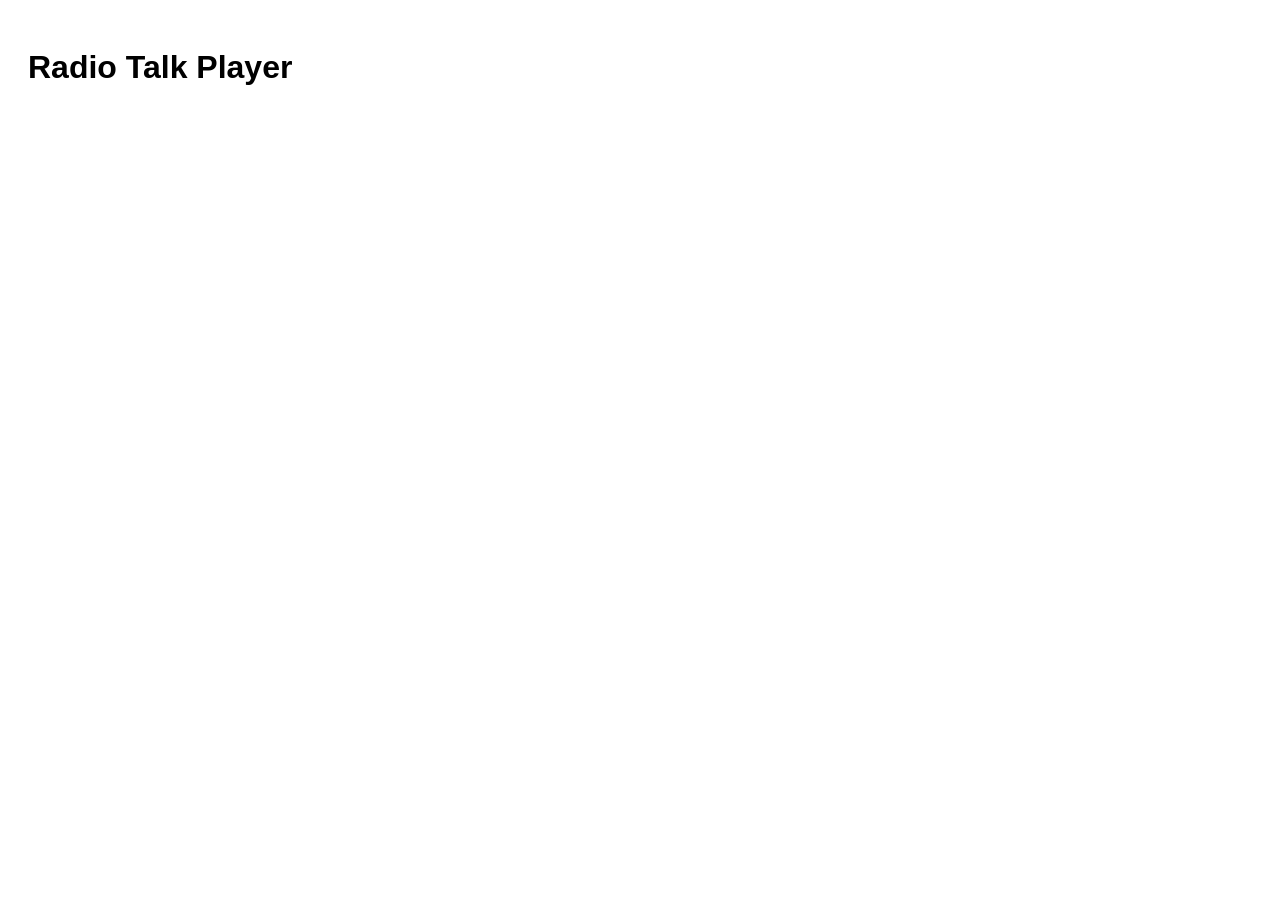
<file: audio.html>
<!-- @format -->
<!DOCTYPE html>
<html>
	<head>
		<title>Radio Talk Player</title>
		<style>
			body {
				font-family: Arial, sans-serif;
				padding: 20px;
			}
			.audio-item {
				margin-bottom: 15px;
				padding: 10px;
				border: 1px solid #ccc;
				border-radius: 8px;
			}
			button {
				padding: 6px 14px;
				border: none;
				border-radius: 6px;
				background: #007bff;
				color: white;
				cursor: pointer;
			}
			button:hover {
				background: #0056b3;
			}
		</style>
	</head>
	<body>
		<h1>Radio Talk Player</h1>
		<div id="audioList"></div>

		<script>
			let currentAudio = null; // store currently playing audio
			let currentButton = null; // store the button of that audio

			async function loadAudio() {
				const res = await fetch("http://localhost:4000/api/audio");
				const data = await res.json();

				const container = document.getElementById("audioList");
				container.innerHTML = data
					.map(
						(item, index) => `
            <div class="audio-item">
              <p>Audio ${index + 1}</p>
              <button data-url="${item.audio_url}">Play</button>
            </div>
          `
					)
					.join("");

				document
					.querySelectorAll("button[data-url]")
					.forEach((btn) => {
						btn.addEventListener("click", () => handlePlay(btn));
					});
			}

			function handlePlay(button) {
				const url = button.getAttribute("data-url");

				// Stop previously playing audio if another is clicked
				if (currentAudio && !currentAudio.paused) {
					currentAudio.pause();
					currentAudio.currentTime = 0;
					if (currentButton) currentButton.textContent = "Play";
				}

				// Create a new audio element
				currentAudio = new Audio(url);
				currentButton = button;

				currentAudio.play();
				button.textContent = "Pause";

				// When the audio ends, reset button text
				currentAudio.addEventListener("ended", () => {
					button.textContent = "Play";
				});

				// Toggle play/pause when clicking the same button
				button.onclick = () => {
					if (currentAudio.paused) {
						currentAudio.play();
						button.textContent = "Pause";
					} else {
						currentAudio.pause();
						button.textContent = "Play";
					}
				};
			}

			loadAudio();
		</script>
	</body>
</html>
</file>
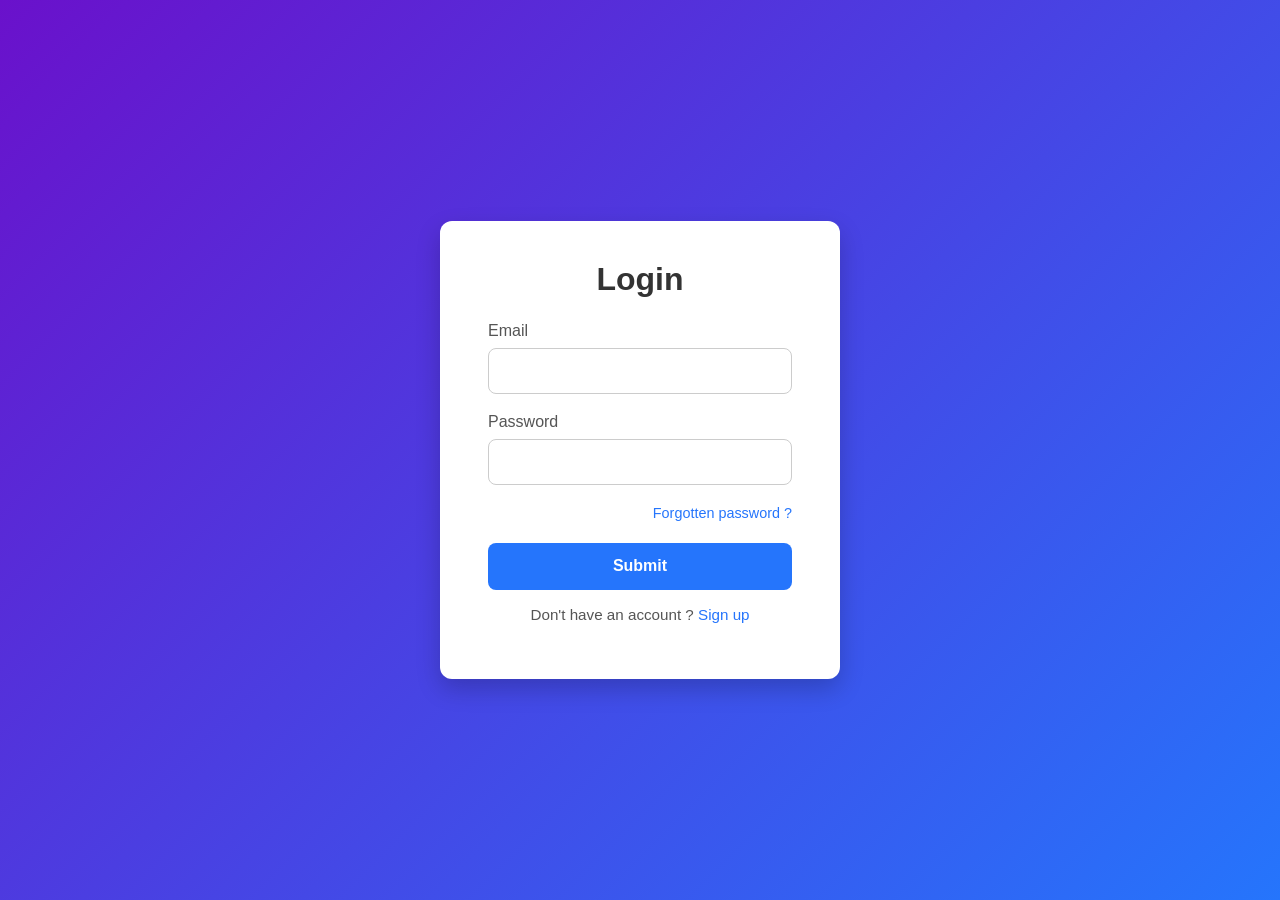
<file: LoginPage.html>
<!-- @format -->

<!DOCTYPE html>
<html lang="en">
	<head>
		<meta charset="UTF-8" />
		<meta
			name="viewport"
			content="width=device-width, initial-scale=1.0" />
		<title>Login</title>
		<link
			rel="stylesheet"
			href="../styles/login.css" />
	</head>
	<body>
		<form id="loginForm">
			<h2>Login</h2>

			<div class="form-group">
				<label for="email">Email</label>
				<input
					type="email"
					name="email"
					placeholder=""
					required
					id="email" />
			</div>

			<div class="form-group">
				<label for="password">Password</label>
				<input
					type="password"
					name="password"
					placeholder=""
					required
					id="password" />
			</div>

			<div class="forgotten">
				<a href="../components/ForgotenPassword.html"
					>Forgotten password ?
				</a>
			</div>

			<button type="submit">Submit</button>

			<p
				>Don't have an account ?
				<span
					><a href="../components/RegisterPage.html">Sign up</a></span
				></p
			>

			<div id="message"></div>
		</form>

		<script>
			const form = document.getElementById("loginForm");

			form.addEventListener("submit", async (e) => {
				e.preventDefault();

				const data = {
					email: document.getElementById("email").value,
					password: document.getElementById("password").value,
				};

				const messageBox = document.getElementById("message");

				try {
					const response = await fetch(
						"http://localhost:3000/api/v1/users/login",
						{
							method: "POST",
							headers: {
								"Content-Type": "application/json",
							},
							body: JSON.stringify(data),
						}
					);

					const result = await response.json();

					if (!response.ok) {
						// Handle errors gracefully
						const errorMessages = Array.isArray(result.message)
							? result.message.join(", ")
							: result.message || "Something went wrong";

						messageBox.style.color = "red";
						messageBox.textContent = `${errorMessages}`;
					} else {
						// Success
						messageBox.style.color = "green";
						messageBox.textContent =
							result.message || "Login successful!";
					}
				} catch (error) {
					// Network or other errors
					messageBox.style.color = "red";
					messageBox.textContent =
						"Login failed. Please check your network connection.";
					console.error("Login error:", error);
				}
			});
		</script>
	</body>
</html>
</file>
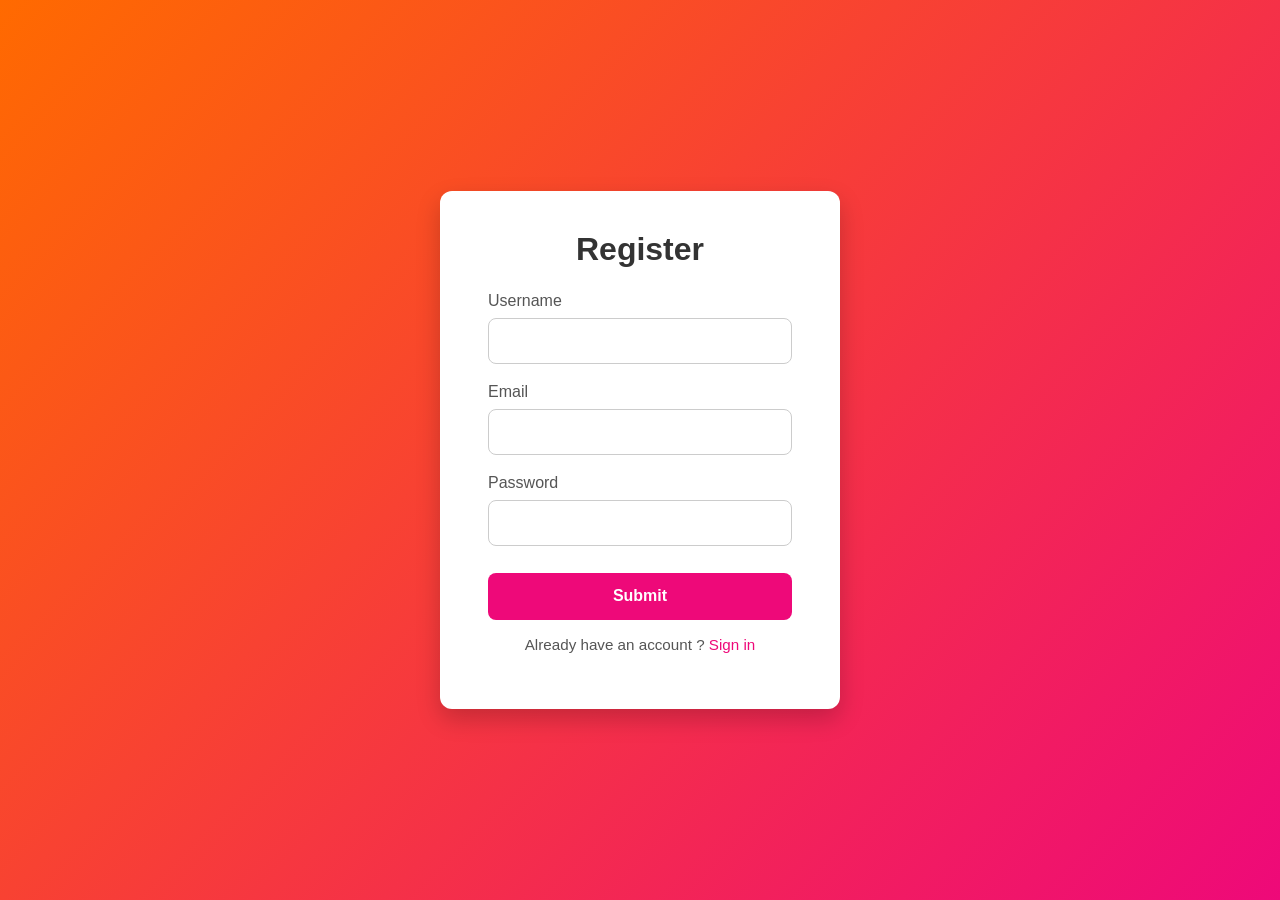
<file: RegisterPage.html>
<!-- @format -->

<!DOCTYPE html>
<html lang="en">
	<head>
		<meta charset="UTF-8" />
		<meta
			name="viewport"
			content="width=device-width, initial-scale=1.0" />
		<title>Login</title>
		<link
			rel="stylesheet"
			href="../styles/register.css" />
	</head>
	<body>
		<form id="registerForm">
			<h2>Register</h2>
			<div class="form-group">
				<label for="Username">Username</label>
				<input
					type="text"
					name="username"
					placeholder=""
					required
					id="username" />
			</div>

			<div class="form-group">
				<label for="email">Email</label>
				<input
					type="email"
					name="email"
					placeholder=""
					required
					id="email" />
			</div>

			<div class="form-group">
				<label for="password">Password</label>
				<input
					type="password"
					name="password"
					placeholder=""
					required
					id="password" />
			</div>

			<button type="submit">Submit</button>

			<p
				>Already have an account ?
				<span
					><a href="../components/LoginPage.html">Sign in</a></span
				></p
			>

			<div id="message"></div>
		</form>

		<script>
			const form = document.getElementById("registerForm");

			form.addEventListener("submit", async (e) => {
				e.preventDefault();

				const data = {
					username: document.getElementById("username").value,
					email: document.getElementById("email").value,
					password: document.getElementById("password").value,
				};

				const messageBox = document.getElementById("message");

				try {
					const response = await fetch(
						"http://localhost:3000/api/v1/users/register",
						{
							method: "POST",
							headers: {
								"Content-Type": "application/json",
							},
							body: JSON.stringify(data),
						}
					);

					const result = await response.json();

					if (!response.ok) {
						// Handle errors gracefully
						const errorMessages = Array.isArray(result.message)
							? result.message.join(", ")
							: result.message || "Something went wrong";

						messageBox.style.color = "red";
						messageBox.textContent = `${errorMessages}`;
					} else {
						// Success
						messageBox.style.color = "green";
						messageBox.textContent =
							result.message || "Login successful!";
					}
				} catch (error) {
					// Network or other errors
					messageBox.style.color = "red";
					messageBox.textContent =
						"Login failed. Please check your network connection.";
					console.error("Login error:", error);
				}
			});
		</script>
	</body>
</html>
</file>
<file: styles/login.css>
/**
 * login.css
 *
 * @format
 */

/* Reset some default styles */
* {
	margin: 0;
	padding: 0;
	box-sizing: border-box;
	font-family: "Segoe UI", Tahoma, Geneva, Verdana, sans-serif;
}

body {
	display: flex;
	justify-content: center;
	align-items: center;
	min-height: 100vh;
	background: linear-gradient(135deg, #6a11cb, #2575fc);
}

form#loginForm {
	background-color: #fff;
	padding: 2.5rem 3rem;
	border-radius: 12px;
	box-shadow: 0 10px 25px rgba(0, 0, 0, 0.2);
	width: 100%;
	max-width: 400px;
	text-align: center;
}

form#loginForm h2 {
	margin-bottom: 1.5rem;
	color: #333;
	font-size: 2rem;
}

.form-group {
	margin-bottom: 1.2rem;
	text-align: left;
}

.form-group label {
	display: block;
	margin-bottom: 0.5rem;
	color: #555;
	font-weight: 500;
}

.form-group input {
	width: 100%;
	padding: 0.8rem 1rem;
	border-radius: 8px;
	border: 1px solid #ccc;
	font-size: 1rem;
	transition: border-color 0.3s, box-shadow 0.3s;
}

.form-group input:focus {
	border-color: #2575fc;
	box-shadow: 0 0 5px rgba(37, 117, 252, 0.5);
	outline: none;
}

button[type="submit"] {
	width: 100%;
	padding: 0.9rem;
	background-color: #2575fc;
	color: #fff;
	border: none;
	border-radius: 8px;
	font-size: 1rem;
	font-weight: 600;
	cursor: pointer;
	transition: background-color 0.3s, transform 0.2s;
	margin-top: 0.5rem;
}

button[type="submit"]:hover {
	background-color: #6a11cb;
	transform: translateY(-2px);
}

.forgotten {
	margin: 0.8rem 0;
	text-align: right;
}

.forgotten a {
	text-decoration: none;
	color: #2575fc;
	font-size: 0.9rem;
	transition: color 0.3s;
}

.forgotten a:hover {
	color: #6a11cb;
}

p {
	margin-top: 1rem;
	font-size: 0.95rem;
	color: #555;
}

p a {
	color: #2575fc;
	text-decoration: none;
	font-weight: 500;
	transition: color 0.3s;
}

p a:hover {
	color: #6a11cb;
}

#message {
	margin-top: 1rem;
	font-weight: 500;
}

/* Responsive for smaller screens */
@media (max-width: 480px) {
	form#loginForm {
		padding: 2rem;
	}
}
</file>
<file: styles/register.css>
/** @format */
/* register.css */

/* Reset default styles */
* {
	margin: 0;
	padding: 0;
	box-sizing: border-box;
	font-family: "Segoe UI", Tahoma, Geneva, Verdana, sans-serif;
}

body {
	display: flex;
	justify-content: center;
	align-items: center;
	min-height: 100vh;
	background: linear-gradient(
		135deg,
		#ff6a00,
		#ee0979
	); /* warm gradient */
}

form#registerForm {
	background-color: #fff;
	padding: 2.5rem 3rem;
	border-radius: 12px;
	box-shadow: 0 10px 25px rgba(0, 0, 0, 0.2);
	width: 100%;
	max-width: 400px;
	text-align: center;
}

form#registerForm h2 {
	margin-bottom: 1.5rem;
	color: #333;
	font-size: 2rem;
}

.form-group {
	margin-bottom: 1.2rem;
	text-align: left;
}

.form-group label {
	display: block;
	margin-bottom: 0.5rem;
	color: #555;
	font-weight: 500;
}

.form-group input {
	width: 100%;
	padding: 0.8rem 1rem;
	border-radius: 8px;
	border: 1px solid #ccc;
	font-size: 1rem;
	transition: border-color 0.3s, box-shadow 0.3s;
}

.form-group input:focus {
	border-color: #ee0979;
	box-shadow: 0 0 5px rgba(238, 9, 121, 0.5);
	outline: none;
}

button[type="submit"] {
	width: 100%;
	padding: 0.9rem;
	background-color: #ee0979;
	color: #fff;
	border: none;
	border-radius: 8px;
	font-size: 1rem;
	font-weight: 600;
	cursor: pointer;
	transition: background-color 0.3s, transform 0.2s;
	margin-top: 0.5rem;
}

button[type="submit"]:hover {
	background-color: #ff6a00;
	transform: translateY(-2px);
}

p {
	margin-top: 1rem;
	font-size: 0.95rem;
	color: #555;
}

p a {
	color: #ee0979;
	text-decoration: none;
	font-weight: 500;
	transition: color 0.3s;
}

p a:hover {
	color: #ff6a00;
}

#message {
	margin-top: 1rem;
	font-weight: 500;
	text-align: center;
}

/* Responsive for smaller screens */
@media (max-width: 480px) {
	form#registerForm {
		padding: 2rem;
	}
}
</file>
